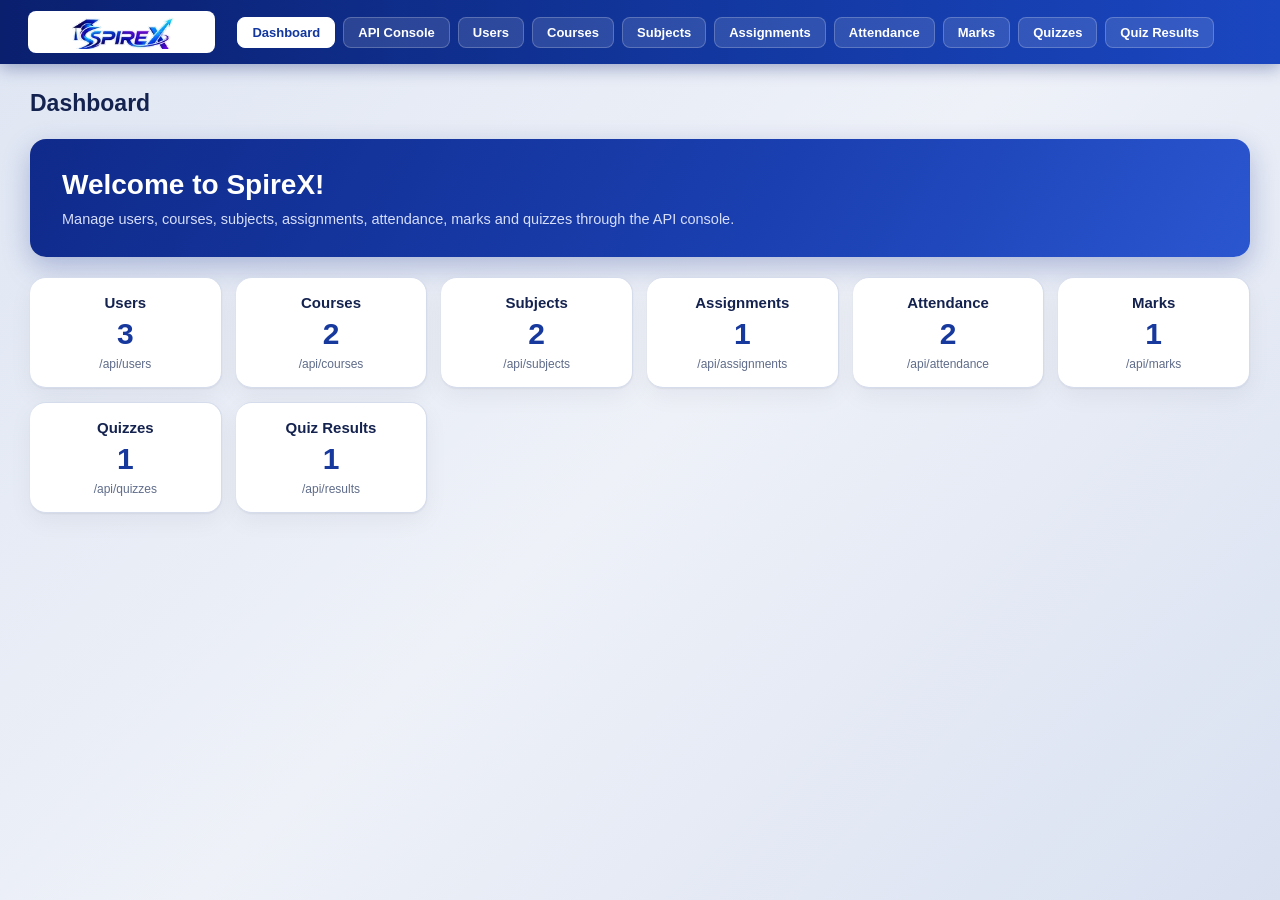
<file: Member 5_security and Api/index.html>
<!DOCTYPE html>
<html lang="en">
<head>
<meta charset="UTF-8">
<meta name="viewport" content="width=device-width, initial-scale=1.0">
<title>SpireX - LMS API Management</title>
<link rel="icon" href="logo-light.webp">
<link rel="stylesheet" href="style.css">
</head>
<body>
<div class="app-shell">
  <header class="topnav">
    <a class="brand" href="#dashboard"><img src="logo-light.webp" alt="SpireX logo"></a>
    <button id="menuBtn" class="btn btn-ghost mobile-toggle" aria-label="Toggle menu">☰ Menu</button>
    <nav id="nav"></nav>
  </header>
  <main class="main">
    <header class="topbar"><div><h2 id="title"></h2></div></header>
    <div id="view"></div>
  </main>
</div>

<div class="modal-backdrop" id="modal">
  <div class="modal">
    <div class="modal-head"><h3 id="modalTitle"></h3><button class="modal-close" id="modalClose">✕</button></div>
    <form id="form">
      <div class="modal-body"><div class="form-grid" id="formFields"></div></div>
      <div class="modal-foot">
        <button type="button" class="btn btn-ghost" id="cancelBtn">Cancel</button>
        <button type="submit" class="btn btn-primary">Save</button>
      </div>
    </form>
  </div>
</div>
<div id="toast-stack"></div>
<script src="script.js"></script>
</body>
</html>
</file>
<file: Member 5_security and Api/style.css>
:root {
  --bg: #e4e9f4;
  --panel: #ffffff;
  --ink: #14224f;
  --muted: #5f6c8a;
  --border: #d5dcec;
  --sidebar: #12182b;
  --sidebar-ink: #b9c2d6;
  --sidebar-active: #1f2a47;
  --brand: #17399e;
  --brand-dark: #0f2a78;
  --ok: #1f9d55;
  --ok-bg: #e8f9ef;
  --warn: #b8860b;
  --warn-bg: #fdf3d9;
  --err: #c8283f;
  --err-bg: #fceaea;
  --info: #2678c7;
  --info-bg: #e8f2fc;
  --radius: 12px;
  --shadow: 0 1px 2px rgba(20, 24, 40, 0.06), 0 8px 24px rgba(20, 24, 40, 0.05);
  font-size: 15px;
}

* { box-sizing: border-box; }
html, body { margin: 0; padding: 0; }
body {
  font-family: "Segoe UI", Inter, Arial, sans-serif;
  background: linear-gradient(135deg, #dfe6f3 0%, #eef1f8 50%, #d9e1f1 100%) fixed;
  color: var(--ink);
  min-height: 100vh;
  display: flex;
}

a { color: inherit; text-decoration: none; }
ul { list-style: none; margin: 0; padding: 0; }
button { font-family: inherit; cursor: pointer; }

.app-shell { display: flex; width: 100%; min-height: 100vh; }

.topnav {
  position: fixed; top: 0; left: 0; right: 0; height: 64px; z-index: 20;
  background: linear-gradient(90deg, #0a1f6e 0%, #12379f 55%, #1a46c0 100%);
  box-shadow: 0 4px 16px rgba(10, 31, 110, .35);
  display: flex; align-items: center; gap: 22px; padding: 0 28px;
}
.topnav .brand { display: flex; align-items: center; flex-shrink: 0; background: #fff; border-radius: 8px; padding: 4px 10px; }
.topnav .brand img { height: 34px; width: auto; display: block; }
.topnav nav { display: flex; align-items: center; gap: 8px; flex: 1; overflow-x: auto; scrollbar-width: thin; padding: 4px 0; }
.topnav nav a {
  padding: 7px 14px; border-radius: 8px; font-size: 13px; white-space: nowrap;
  color: #fff; font-weight: 600; background: rgba(255,255,255,.12); border: 1px solid rgba(255,255,255,.22);
}
.topnav nav a:hover { background: rgba(255,255,255,.24); }
.topnav nav a.active { background: #fff; color: #12379f; border-color: #fff; }
.topnav .mobile-toggle { background: rgba(255,255,255,.14); color: #fff; border-color: rgba(255,255,255,.3); }

.main { width: 100%; padding: 90px 30px 60px; }

.topbar {
  display: flex; align-items: center; justify-content: space-between;
  margin-bottom: 22px; gap: 16px; flex-wrap: wrap;
}
.topbar .eyebrow { font-size: 10.5px; letter-spacing: 1.4px; font-weight: 700; color: var(--muted); margin-bottom: 5px; }
.topbar h2 { margin: 0; font-size: 23px; }
.topbar .sub { color: var(--muted); font-size: 13px; margin-top: 4px; }
.panel {
  background: var(--panel); border: 1px solid var(--border); border-radius: var(--radius);
  box-shadow: var(--shadow); padding: 20px;
}
.panel + .panel { margin-top: 18px; }
.panel-head { display: flex; align-items: center; justify-content: space-between; margin-bottom: 14px; gap: 10px; flex-wrap: wrap; }
.panel-head h3 { margin: 0; font-size: 16px; }
.panel-head p { margin: 2px 0 0; font-size: 12.5px; color: var(--muted); }

.stat-grid { display: grid; grid-template-columns: repeat(auto-fit, minmax(180px, 1fr)); gap: 14px; margin-bottom: 18px; }
.stat-card {
  background: var(--panel); border: 1px solid var(--border); border-radius: var(--radius);
  padding: 16px 18px; box-shadow: var(--shadow);
}
.stat-card .label { font-size: 11.5px; text-transform: uppercase; letter-spacing: .6px; color: var(--muted); }
.stat-card .value { font-size: 26px; font-weight: 700; margin-top: 6px; }
.stat-card .delta { font-size: 12px; margin-top: 6px; color: var(--ok); }
.stat-card .delta.down { color: var(--err); }
.btn {
  border: 1px solid transparent; border-radius: 8px; padding: 9px 14px;
  font-size: 13.5px; font-weight: 600; display: inline-flex; align-items: center; gap: 6px;
}
.btn-primary { background: var(--brand); color: #fff; }
.btn-primary:hover { background: var(--brand-dark); }
.btn-ghost { background: #fff; border-color: var(--border); color: var(--ink); }
.btn-ghost:hover { background: #f4f6fb; }
.btn-danger { background: var(--err-bg); color: var(--err); border-color: #f3c9c9; }
.btn-danger:hover { background: #f8dada; }
.btn-sm { padding: 6px 10px; font-size: 12px; }
.btn:disabled { opacity: .5; cursor: not-allowed; }
.table-wrap { overflow-x: auto; }
table.data-table { width: 100%; border-collapse: collapse; font-size: 13.5px; min-width: 640px; }
table.data-table th, table.data-table td { text-align: left; padding: 10px 12px; border-bottom: 1px solid var(--border); }
table.data-table th { font-size: 11.5px; text-transform: uppercase; letter-spacing: .5px; color: var(--muted); background: #f8f9fc; }
table.data-table tbody tr:hover { background: #f8f9fd; }
table.data-table .row-actions { display: flex; gap: 6px; }
.empty-row td { text-align: center; color: var(--muted); padding: 26px; }
.badge { display: inline-block; padding: 3px 9px; border-radius: 20px; font-size: 11px; font-weight: 700; letter-spacing: .3px; }
.badge-ok { background: var(--ok-bg); color: var(--ok); }
.badge-warn { background: var(--warn-bg); color: var(--warn); }
.badge-err { background: var(--err-bg); color: var(--err); }
.badge-info { background: var(--info-bg); color: var(--info); }
.badge-muted { background: #eef0f5; color: var(--muted); }
.toolbar { display: flex; gap: 10px; flex-wrap: wrap; align-items: center; margin-bottom: 14px; }
.toolbar input[type="search"], .toolbar select {
  padding: 9px 12px; border-radius: 8px; border: 1px solid var(--border); font-size: 13px; background: #fff;
}
.toolbar input[type="search"] { min-width: 220px; }
.toolbar .spacer { flex: 1; }
.modal-backdrop {
  position: fixed; inset: 0; background: rgba(15, 20, 35, .45);
  display: none; align-items: flex-start; justify-content: center; padding: 40px 16px; z-index: 50; overflow-y: auto;
}
.modal-backdrop.open { display: flex; }
.modal {
  background: #fff; border-radius: var(--radius); width: 100%; max-width: 560px;
  box-shadow: 0 20px 60px rgba(10, 14, 30, .3); overflow: hidden;
}
.modal-head { display: flex; align-items: center; justify-content: space-between; padding: 16px 20px; border-bottom: 1px solid var(--border); }
.modal-head h3 { margin: 0; font-size: 16px; }
.modal-close { background: none; border: none; font-size: 18px; color: var(--muted); }
.modal-body { padding: 18px 20px; max-height: 70vh; overflow-y: auto; }
.modal-foot { padding: 14px 20px; border-top: 1px solid var(--border); display: flex; justify-content: flex-end; gap: 10px; }
.form-grid { display: grid; grid-template-columns: 1fr 1fr; gap: 12px; }
.form-grid .full { grid-column: 1 / -1; }
.field { display: flex; flex-direction: column; gap: 5px; }
.field label { font-size: 12px; font-weight: 600; color: var(--muted); }
.field input, .field select, .field textarea {
  padding: 9px 11px; border-radius: 8px; border: 1px solid var(--border); font-size: 13.5px; font-family: inherit; background: #fff;
}
.field textarea { resize: vertical; min-height: 64px; }
.field .hint { font-size: 11px; color: var(--muted); }
.field.invalid input, .field.invalid select, .field.invalid textarea { border-color: var(--err); }
.field .error-text { font-size: 11px; color: var(--err); display: none; }
.field.invalid .error-text { display: block; }
.question-block { border: 1px dashed var(--border); border-radius: 10px; padding: 12px; margin-bottom: 10px; }
.question-block .q-options { display: grid; gap: 6px; margin-top: 8px; }
.question-block .q-options label { display: flex; align-items: center; gap: 8px; font-size: 13px; }
.api-ref { display: grid; gap: 8px; }
.api-line { display: flex; gap: 10px; align-items: center; font-family: "Cascadia Code", Consolas, monospace; font-size: 12.5px; background: #f8f9fc; border: 1px solid var(--border); border-radius: 8px; padding: 8px 10px; }
.method-tag { font-weight: 800; font-size: 10.5px; padding: 3px 7px; border-radius: 5px; min-width: 44px; text-align: center; }
.method-GET { background: var(--info-bg); color: var(--info); }
.method-POST { background: var(--ok-bg); color: var(--ok); }
.method-PUT { background: var(--warn-bg); color: var(--warn); }
.method-DELETE { background: var(--err-bg); color: var(--err); }
.console-grid { display: grid; grid-template-columns: 1.1fr 1fr; gap: 18px; align-items: start; }
.console-row { display: flex; gap: 10px; margin-bottom: 12px; flex-wrap: wrap; }
.console-row select, .console-row input { padding: 9px 11px; border-radius: 8px; border: 1px solid var(--border); font-size: 13px; }
.endpoint-url { flex: 1; min-width: 220px; font-family: Consolas, monospace; background: #f8f9fc; }
textarea.code-area {
  width: 100%; min-height: 160px; font-family: Consolas, monospace; font-size: 12.5px;
  border-radius: 8px; border: 1px solid var(--border); padding: 10px; background: #10162a; color: #d6ddef;
}
.response-status { display: flex; align-items: center; gap: 10px; margin-bottom: 8px; font-size: 13px; }
.status-pill { font-weight: 800; padding: 4px 10px; border-radius: 20px; font-size: 12px; }
.status-2xx { background: var(--ok-bg); color: var(--ok); }
.status-4xx { background: var(--warn-bg); color: var(--warn); }
.status-5xx, .status-err { background: var(--err-bg); color: var(--err); }
pre.response-json {
  background: #10162a; color: #d6ddef; border-radius: 8px; padding: 12px; font-size: 12.5px;
  max-height: 320px; overflow: auto; margin: 0; font-family: Consolas, monospace;
}
.history-list { display: grid; gap: 6px; max-height: 220px; overflow-y: auto; }
.history-item { display: flex; gap: 8px; align-items: center; font-size: 12px; padding: 7px 9px; border: 1px solid var(--border); border-radius: 7px; background: #fff; }
.history-item:hover { background: #f8f9fc; cursor: pointer; }
#toast-stack { position: fixed; top: 18px; right: 18px; z-index: 100; display: grid; gap: 8px; }
.toast {
  background: #1c2430; color: #fff; padding: 11px 16px; border-radius: 8px; font-size: 13px;
  box-shadow: var(--shadow); min-width: 220px; border-left: 4px solid var(--brand);
}
.toast.ok { border-left-color: var(--ok); }
.toast.err { border-left-color: var(--err); }
.progress-track { background: #eef0f6; border-radius: 20px; height: 8px; overflow: hidden; width: 100%; }
.progress-fill { height: 100%; background: var(--brand); border-radius: 20px; }
.mobile-toggle { display: none; }
@media (max-width: 900px) {
  .topnav { flex-wrap: wrap; height: auto; min-height: 64px; padding: 10px 16px; gap: 10px; justify-content: space-between; }
  .topnav nav { display: none; flex-basis: 100%; flex-direction: column; align-items: stretch; overflow: visible; }
  .topnav nav.open { display: flex; }
  .main { padding: 24px 16px 60px; margin-top: 64px; }
  .mobile-toggle { display: inline-flex; }
  .form-grid { grid-template-columns: 1fr; }
  .console-grid { grid-template-columns: 1fr; }
}

.welcome-banner {
  background: linear-gradient(120deg, #0f2a8a 0%, #1a3fb0 60%, #2a56d0 100%);
  color: #fff; border-radius: 16px; padding: 30px 32px; margin-bottom: 20px;
  box-shadow: 0 10px 28px rgba(15, 42, 138, .28);
}
.welcome-banner h3 { margin: 0 0 10px; font-size: 28px; }
.welcome-banner p { margin: 0; color: #d6defa; font-size: 14.5px; }
.stat-card { text-align: center; border-radius: 16px; border-left: 0; }
.stat-card .label { font-size: 15px; font-weight: 700; text-transform: none; letter-spacing: 0; color: var(--ink); }
.stat-card .value { color: var(--brand); font-size: 30px; }
.stat-card .delta { color: var(--muted); }
.panel { border-radius: 16px; }
.panel-head h3, .topbar h2 { color: var(--ink); }
table.data-table th { background: #eaeffa; color: var(--brand); }
</file>
